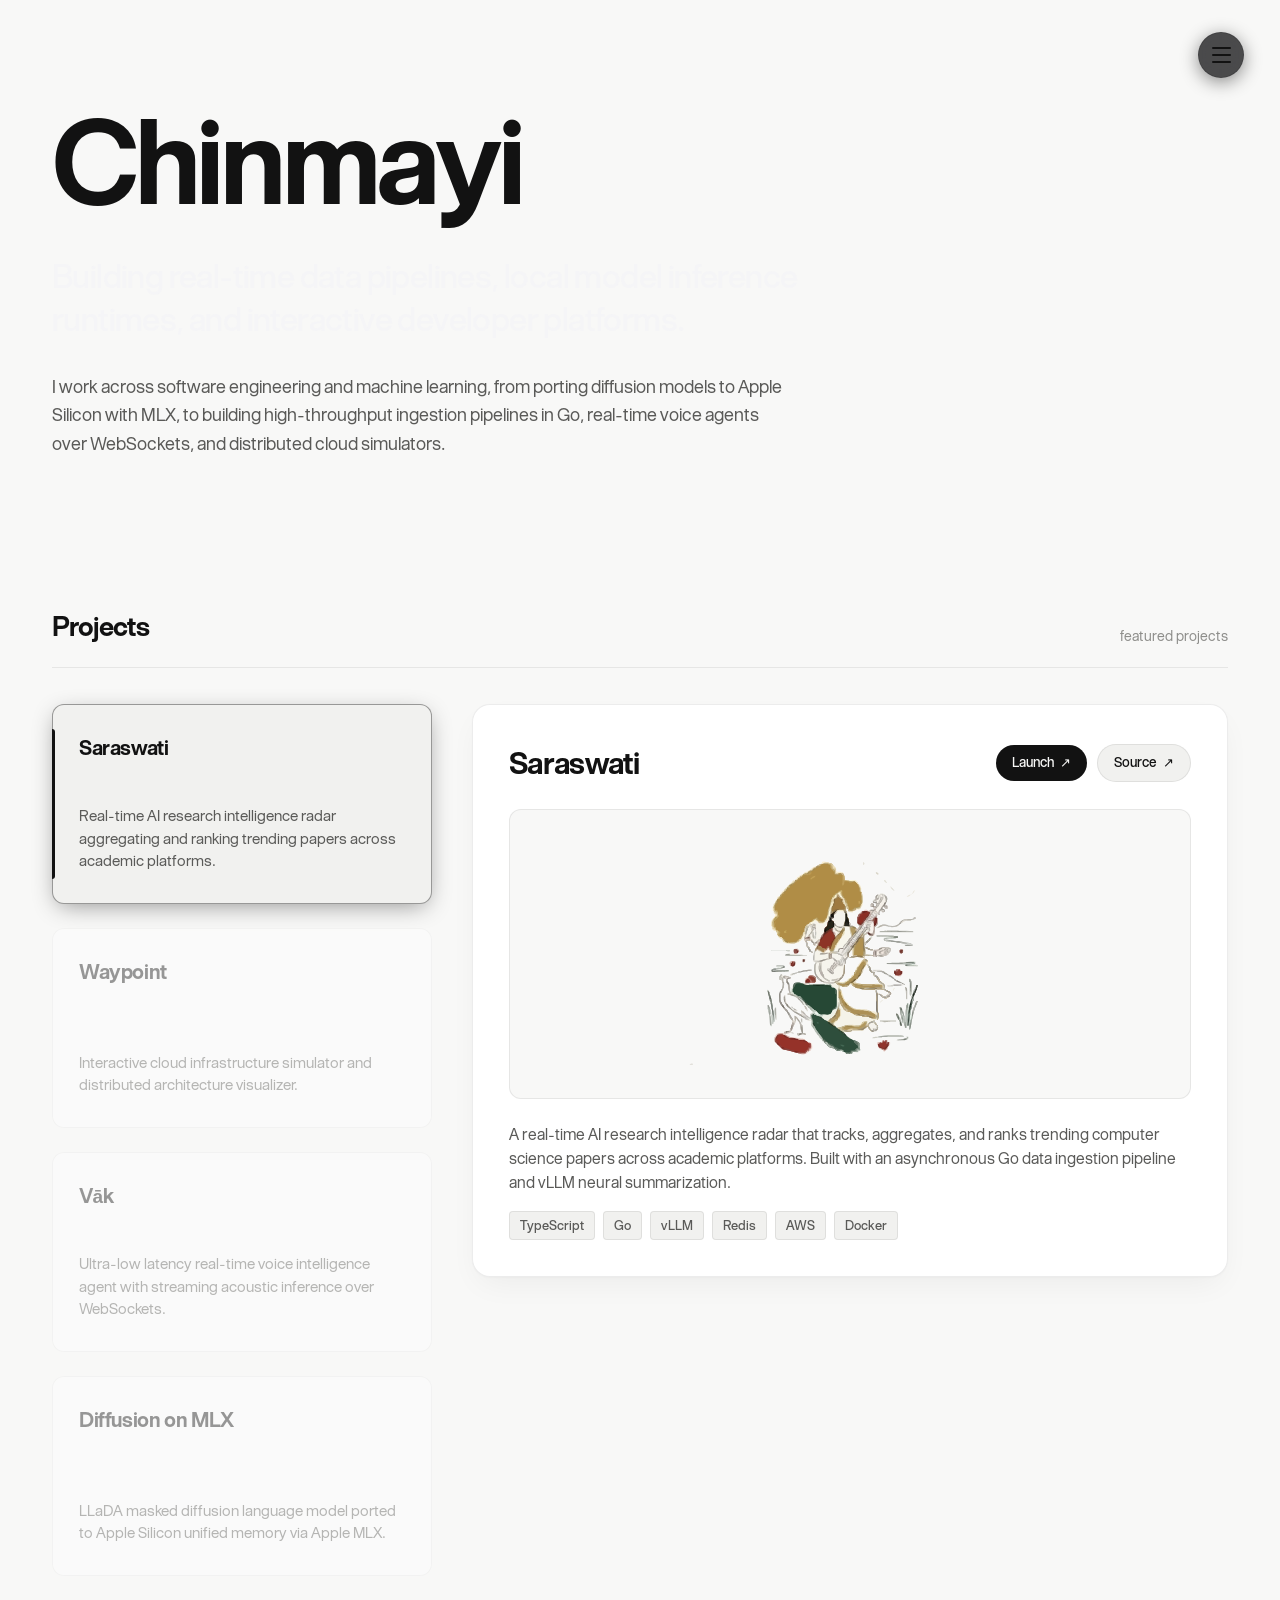
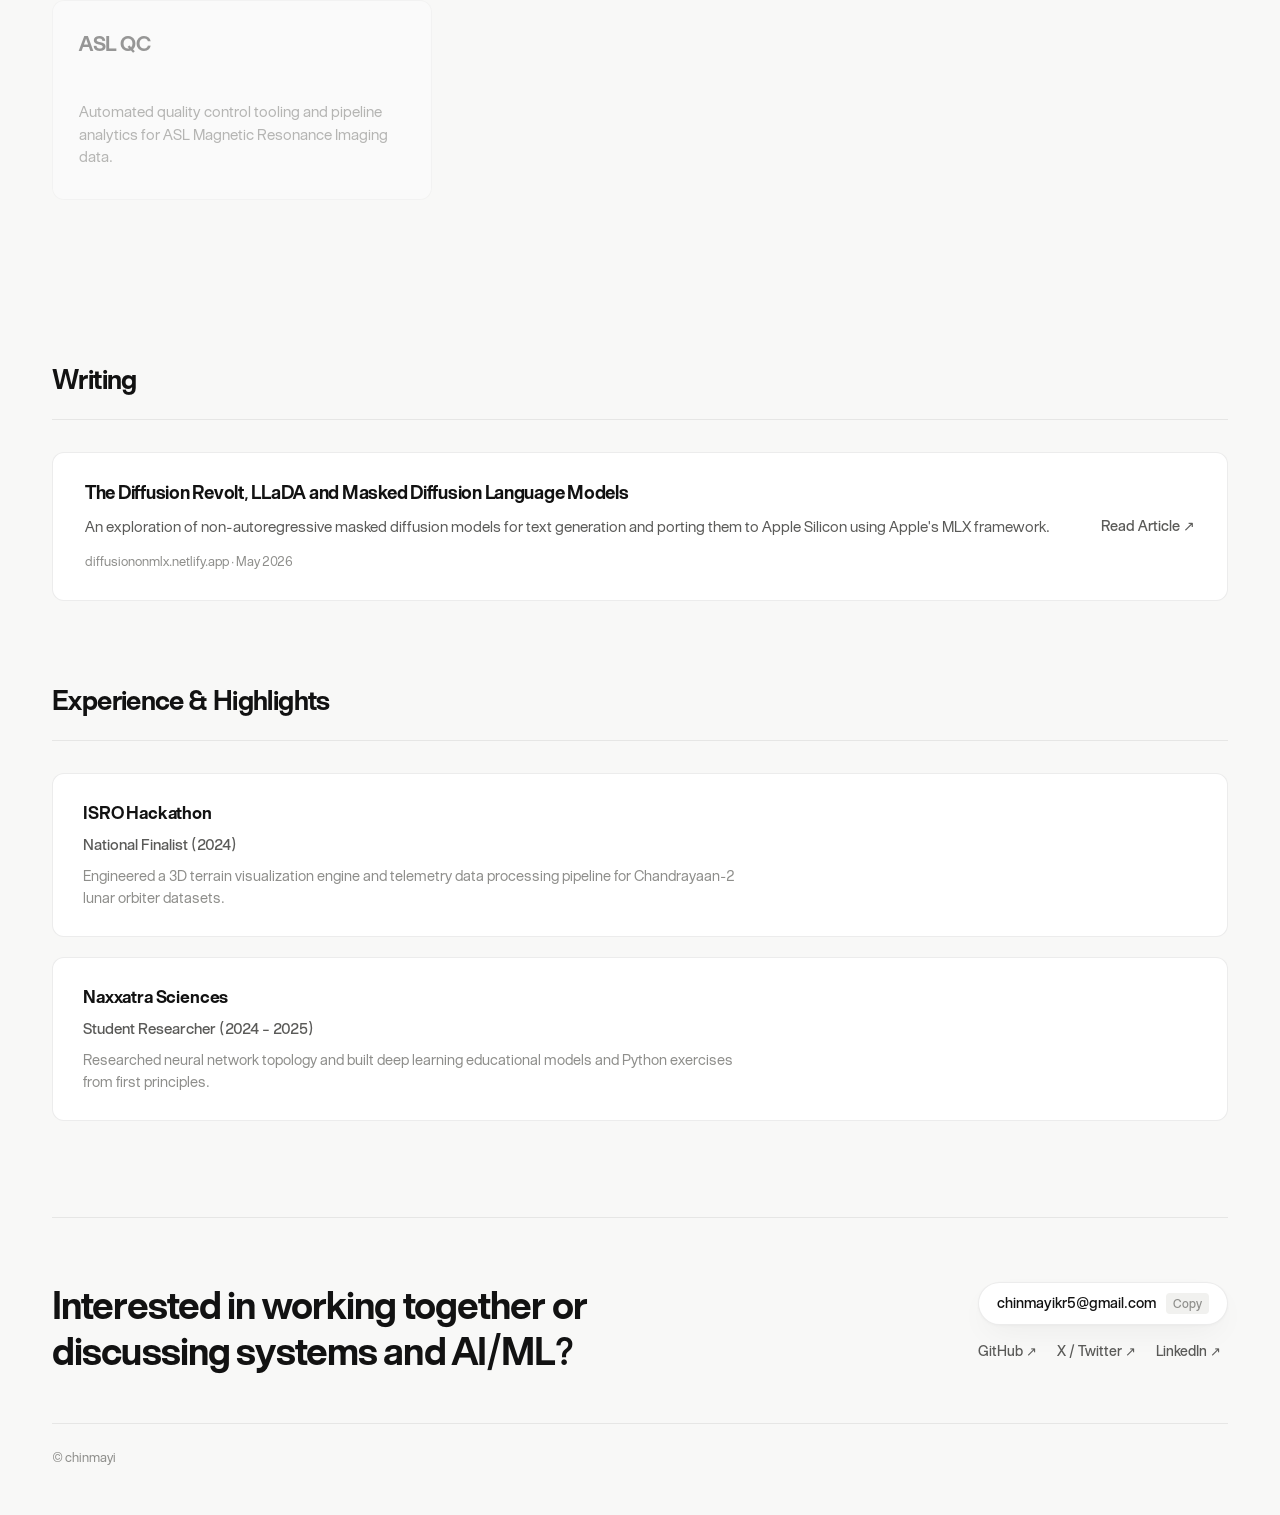
<file: index.html>
<!DOCTYPE html>
<html lang="en">

<head>
  <meta charset="UTF-8">
  <meta name="viewport" content="width=device-width, initial-scale=1.0">
  <title>Chinmayi K R — SDE & AI/ML Engineer</title>
  <meta name="description"
    content="Chinmayi K R. Software Development Engineer & AI/ML Engineer building real-time systems, inference runtimes, and developer tools.">
  <meta name="author" content="Chinmayi K R">
  <link rel="icon"
    href="data:image/svg+xml,<svg xmlns='http://www.w3.org/2000/svg' viewBox='0 0 100 100'><text y='.9em' font-size='90'>✦</text></svg>">

  <!-- Open Graph -->
  <meta property="og:type" content="website">
  <meta property="og:title" content="Chinmayi K R — SDE & AI/ML Engineer">
  <meta property="og:description"
    content="Software Development Engineer & AI/ML Engineer building real-time systems, inference runtimes, and developer tools.">
  <meta name="twitter:card" content="summary_large_image">

  <!-- Preload authentic modern grotesk & display fonts -->
  <link rel="preload" href="/fonts/BT-Grotesk-Regular.woff2" as="font" type="font/woff2" crossorigin>
  <link rel="preload" href="/fonts/BT-Grotesk-Medium.woff2" as="font" type="font/woff2" crossorigin>
  <link rel="preload" href="/fonts/BT-Grotesk-Bold.woff2" as="font" type="font/woff2" crossorigin>
  <link rel="preload" href="/fonts/BT-Glyphius-Bold.woff2" as="font" type="font/woff2" crossorigin>

  <link rel="stylesheet" href="/style.css">
</head>

<body>

  <!-- ── 3-Line Menu Trigger Button (Top Right Corner) ─────────── -->
  <button class="menu-trigger-btn" id="menuToggle" aria-label="Toggle navigation menu" aria-expanded="false"
    aria-controls="menuDropdown">
    <span class="menu-bar"></span>
    <span class="menu-bar"></span>
    <span class="menu-bar"></span>
  </button>

  <!-- Menu Backdrop Scrim -->
  <div class="menu-backdrop" id="menuBackdrop" aria-hidden="true"></div>

  <!-- Concealed Menu Dropdown -->
  <div class="menu-dropdown" id="menuDropdown" role="dialog" aria-modal="true" aria-label="Main navigation menu">
    <nav class="drawer-nav">
      <a href="#projects" class="drawer-nav-item">
        <span class="drawer-nav-label">Projects</span>
        <span class="drawer-nav-arrow" aria-hidden="true">↗</span>
      </a>
      <a href="/blogs" class="drawer-nav-item">
        <span class="drawer-nav-label">Writing</span>
        <span class="drawer-nav-arrow" aria-hidden="true">↗</span>
      </a>
      <a href="#experience" class="drawer-nav-item">
        <span class="drawer-nav-label">Experience</span>
        <span class="drawer-nav-arrow" aria-hidden="true">↗</span>
      </a>
      <a href="#contact" class="drawer-nav-item">
        <span class="drawer-nav-label">Contact</span>
        <span class="drawer-nav-arrow" aria-hidden="true">↗</span>
      </a>
    </nav>
  </div>

  <div class="page-container">

    <!-- ── Hero Section (Direct, clean, no jargon) ────────────────── -->
    <section class="hero-section" aria-label="Introduction">
      <div class="hero-brand-masthead">
        <h1 class="hero-brand-title">Chinmayi</h1>
      </div>

      <p class="hero-statement">
        Building real-time data pipelines, local model inference runtimes, and interactive developer platforms.
      </p>

      <p class="hero-bio-text">
        I work across software engineering and machine learning, from porting diffusion models to Apple Silicon with
        MLX, to building high-throughput ingestion pipelines in Go, real-time voice agents over WebSockets, and
        distributed cloud simulators.
      </p>
    </section>

    <!-- ── Projects Showcase (Scroll-Driven Interactive Deck) ──── -->
    <section id="projects" aria-labelledby="heading-projects">
      <div class="section-header-row">
        <h2 class="section-title" id="heading-projects">Projects</h2>
        <span class="section-aside-link">featured projects</span>
      </div>

      <div class="systems-deck" id="systemsDeck">

        <!-- Left: Project Selector List (Scroll-Driven Triggers) -->
        <div class="deck-index-list" role="tablist" aria-label="Project selection">

          <button class="deck-item-btn active" onclick="handleProjectClick(0)" id="proj-tab-0" data-index="0" role="tab"
            aria-selected="true">
            <h3 class="deck-item-name">Saraswati</h3>
            <p class="deck-item-tagline">
              Real-time AI research intelligence radar aggregating and ranking trending papers across academic
              platforms.
            </p>
          </button>

          <button class="deck-item-btn" onclick="handleProjectClick(1)" id="proj-tab-1" data-index="1" role="tab"
            aria-selected="false">
            <h3 class="deck-item-name">Waypoint</h3>
            <p class="deck-item-tagline">
              Interactive cloud infrastructure simulator and distributed architecture visualizer.
            </p>
          </button>

          <button class="deck-item-btn" onclick="handleProjectClick(2)" id="proj-tab-2" data-index="2" role="tab"
            aria-selected="false">
            <h3 class="deck-item-name">Vāk</h3>
            <p class="deck-item-tagline">
              Ultra-low latency real-time voice intelligence agent with streaming acoustic inference over WebSockets.
            </p>
          </button>

          <button class="deck-item-btn" onclick="handleProjectClick(3)" id="proj-tab-3" data-index="3" role="tab"
            aria-selected="false">
            <h3 class="deck-item-name">Diffusion on MLX</h3>
            <p class="deck-item-tagline">
              LLaDA masked diffusion language model ported to Apple Silicon unified memory via Apple MLX.
            </p>
          </button>

          <button class="deck-item-btn" onclick="handleProjectClick(4)" id="proj-tab-4" data-index="4" role="tab"
            aria-selected="false">
            <h3 class="deck-item-name">ASL QC</h3>
            <p class="deck-item-tagline">
              Automated quality control tooling and pipeline analytics for ASL Magnetic Resonance Imaging data.
            </p>
          </button>

        </div>

        <!-- Right: Viewport Stage -->
        <div class="deck-viewport-stage" id="viewportCard">
          <div class="viewport-head">
            <h3 class="viewport-title" id="viewTitle">Saraswati</h3>
            <div class="viewport-actions">
              <a href="https://d22a5eltm3ki72.cloudfront.net/" target="_blank" rel="noopener" class="btn-pill-primary"
                id="viewLiveBtn">
                <span>Launch</span>
                <span aria-hidden="true">↗</span>
              </a>
              <a href="https://github.com/Chinmayi-KR" target="_blank" rel="noopener" class="btn-pill-secondary"
                id="viewSourceBtn">
                <span>Source</span>
                <span aria-hidden="true">↗</span>
              </a>
            </div>
          </div>

          <div class="viewport-canvas-frame">
            <img src="/sarasvg.svg" alt="Project visual" id="viewImage" loading="eager">
          </div>

          <div class="viewport-footer">
            <p class="viewport-desc" id="viewDesc">
              A real-time AI research intelligence radar that tracks, aggregates, and ranks trending computer science
              papers across academic platforms. Built with an asynchronous Go data ingestion pipeline and vLLM neural
              summarization.
            </p>
            <div class="viewport-stack-pills" id="viewStack">
              <span class="stack-tag-pill">TypeScript</span>
              <span class="stack-tag-pill">Go</span>
              <span class="stack-tag-pill">vLLM</span>
              <span class="stack-tag-pill">Redis</span>
              <span class="stack-tag-pill">AWS</span>
              <span class="stack-tag-pill">Docker</span>
            </div>
          </div>
        </div>

      </div>
    </section>

    <!-- ── Writing (100% Authentic — Only Real Blog Post) ──────────── -->
    <section id="writing" aria-labelledby="heading-writing">
      <div class="section-header-row">
        <h2 class="section-title" id="heading-writing">Writing</h2>
      </div>

      <div class="writing-container">
        <a href="https://diffusiononmlx.netlify.app/" target="_blank" rel="noopener" class="writing-card">
          <div class="writing-info">
            <h3 class="writing-headline">The Diffusion Revolt, LLaDA and Masked Diffusion Language Models</h3>
            <p class="writing-summary">
              An exploration of non-autoregressive masked diffusion models for text generation and porting them to Apple
              Silicon using Apple's MLX framework.
            </p>
            <span class="writing-meta-tag">diffusiononmlx.netlify.app · May 2026</span>
          </div>
          <span class="writing-arrow-btn">Read Article ↗</span>
        </a>
      </div>
    </section>

    <!-- ── Experience (Verified Milestones, No Jargon) ────────────── -->
    <section id="experience" aria-labelledby="heading-exp">
      <div class="section-header-row">
        <h2 class="section-title" id="heading-exp">Experience &amp; Highlights</h2>
      </div>

      <div class="experience-list">
        <div class="experience-item">
          <div class="experience-content">
            <h3 class="experience-org">ISRO Hackathon</h3>
            <p class="experience-role">National Finalist (2024)</p>
            <p class="experience-desc">
              Engineered a 3D terrain visualization engine and telemetry data processing pipeline for Chandrayaan-2
              lunar orbiter datasets.
            </p>
          </div>
        </div>

        <div class="experience-item">
          <div class="experience-content">
            <h3 class="experience-org">Naxxatra Sciences</h3>
            <p class="experience-role">Student Researcher (2024 – 2025)</p>
            <p class="experience-desc">
              Researched neural network topology and built deep learning educational models and Python exercises from
              first principles.
            </p>
          </div>
        </div>
      </div>
    </section>

    <!-- ── Minimal Footer / Contact ────────────────────────────────── -->
    <footer class="footer-shell" id="contact" role="contentinfo">
      <div class="footer-top">
        <h2 class="footer-heading">
          Interested in working together or discussing systems and AI/ML?
        </h2>

        <div class="footer-contact-actions">
          <button class="copy-email-card" onclick="copyEmail('chinmayikr5@gmail.com', this)">
            <span class="copy-email-text">chinmayikr5@gmail.com</span>
            <span class="copy-email-badge">Copy</span>
          </button>

          <nav class="footer-socials" aria-label="External profiles">
            <a href="https://github.com/rizzler13" target="_blank" rel="noopener">GitHub ↗</a>
            <a href="https://x.com/realrizzler13" target="_blank" rel="noopener">X / Twitter ↗</a>
            <a href="https://www.linkedin.com/in/chinmayi-kr" target="_blank" rel="noopener">LinkedIn ↗</a>
          </nav>
        </div>
      </div>

      <div class="footer-bottom">
        <span>© chinmayi</span>
      </div>
    </footer>

  </div>

  <!-- Toast Notification -->
  <div class="toast-notice" id="toastNotice" role="status" aria-live="polite">
    Copied to clipboard
  </div>

  <!-- ── Interactive Client Script ──────────────────────────────── -->
  <script>
    const projects = [
      {
        title: "Saraswati",
        desc: "A real-time AI research intelligence radar that tracks, aggregates, and ranks trending computer science papers across academic platforms. Built with an asynchronous Go data ingestion pipeline and vLLM neural summarization.",
        image: "/sarasvg.svg",
        stack: ["TypeScript", "Go", "vLLM", "Redis", "AWS", "Docker"],
        live: "https://d22a5eltm3ki72.cloudfront.net/",
        source: "https://github.com/rizzler13/saraswati"
      },
      {
        title: "Waypoint",
        desc: "Interactive cloud infrastructure simulator and learning platform. Walk through a live-evolving architectural diagram simulating distributed topologies, traffic surges, and failover states.",
        image: "/cloudsvg.svg",
        stack: ["Next.js", "React Flow", "MDX", "TailwindCSS"],
        live: "https://d30924xgb9fh2u.cloudfront.net/",
        source: "https://github.com/rizzler13/waypoint"
      },
      {
        title: "Vāk",
        desc: "An ultra-low latency real-time voice intelligence agent designed to guide structured discussions and keep dialogue focused, featuring streaming acoustic inference over WebSockets.",
        image: "/vaksvg.svg",
        stack: ["Python", "WebSockets", "Streaming Audio"],
        live: "https://d3bxrzk8mr4zou.cloudfront.net/",
        source: "https://github.com/rizzler13/vak"
      },
      {
        title: "Diffusion on MLX",
        desc: "Port of the LLaDA masked diffusion language model to Apple Silicon unified memory architecture via Apple MLX. Achieves hardware-optimized local generation without PyTorch runtime overhead by exploiting native unified memory bandwidth.",
        image: "/domsvg.svg",
        stack: ["Python", "Apple MLX", "Diffusion Transformers", "Metal"],
        live: "https://github.com/rizzler13/mlx-d",
        source: "https://github.com/rizzler13/mlx-d"
      },
      {
        title: "ASL QC",
        desc: "Automated quality control tooling and pipeline analytics for Arterial Spin Labeling (ASL) Magnetic Resonance Imaging data in neurological research.",
        image: "/mrisvg.svg",
        stack: ["Python", "NumPy", "Signal Processing"],
        live: "https://github.com/rizzler13/asl-qc",
        source: "https://github.com/rizzler13/asl-qc"
      }
    ];

    let currentProjectIndex = 0;
    let isManualClick = false;
    let manualClickTimeout = null;
    let isTicking = false;

    function selectProject(index, animate = true) {
      if (index < 0 || index >= projects.length) return;
      if (index === currentProjectIndex && !animate) return;
      currentProjectIndex = index;
      const p = projects[index];

      // Update tabs
      for (let i = 0; i < projects.length; i++) {
        const tab = document.getElementById(`proj-tab-${i}`);
        if (tab) {
          const isActive = (i === index);
          tab.classList.toggle("active", isActive);
          tab.setAttribute("aria-selected", isActive ? "true" : "false");
        }
      }

      // Update viewport stage with smooth content crossfade
      const stage = document.getElementById("viewportCard");
      if (animate && stage) {
        stage.classList.add("switching");
      }

      setTimeout(() => {
        const elTitle = document.getElementById("viewTitle");
        const elDesc = document.getElementById("viewDesc");
        const elImg = document.getElementById("viewImage");
        const elLive = document.getElementById("viewLiveBtn");
        const elSource = document.getElementById("viewSourceBtn");
        const elStack = document.getElementById("viewStack");

        if (elTitle) elTitle.textContent = p.title;
        if (elDesc) elDesc.textContent = p.desc;
        if (elImg) {
          elImg.src = p.image;
          elImg.alt = `${p.title} visual`;
        }
        if (elLive) elLive.href = p.live;
        if (elSource) elSource.href = p.source;
        if (elStack) {
          elStack.innerHTML = p.stack.map(s => `<span class="stack-tag-pill">${s}</span>`).join("");
        }

        if (animate && stage) {
          setTimeout(() => {
            stage.classList.remove("switching");
          }, 30);
        }
      }, animate ? 120 : 0);
    }

    function handleProjectClick(index) {
      if (index === currentProjectIndex) return;
      isManualClick = true;
      selectProject(index, true);

      const tab = document.getElementById(`proj-tab-${index}`);
      if (tab) {
        if (window.innerWidth > 960) {
          const rect = tab.getBoundingClientRect();
          const targetScrollY = window.scrollY + rect.top - (window.innerHeight * 0.44 - rect.height / 2);
          window.scrollTo({ top: targetScrollY, behavior: 'smooth' });
        } else {
          tab.scrollIntoView({ behavior: 'smooth', block: 'nearest', inline: 'center' });
        }
      }

      clearTimeout(manualClickTimeout);
      manualClickTimeout = setTimeout(() => {
        isManualClick = false;
      }, 700);
    }

    // Cancel manual click lock immediately if the user touches the wheel or screen
    window.addEventListener("wheel", () => {
      if (isManualClick) isManualClick = false;
    }, { passive: true });

    window.addEventListener("touchstart", () => {
      if (isManualClick) isManualClick = false;
    }, { passive: true });

    // ── Deterministic, Jitter-Free Scroll-Spy ───────────────────────
    // Linear progression: tracks project closest to focal line; stops at last project.
    function evaluateScroll() {
      if (isManualClick || window.innerWidth <= 960) return;

      const deck = document.getElementById("projects");
      if (!deck) return;
      const deckRect = deck.getBoundingClientRect();

      // Only check if project deck is near or within view
      if (deckRect.bottom < 0 || deckRect.top > window.innerHeight) return;

      const focalY = window.innerHeight * 0.44;
      const cards = document.querySelectorAll(".deck-item-btn");

      let closestIndex = -1;
      let minDistance = Infinity;

      cards.forEach((card, idx) => {
        const rect = card.getBoundingClientRect();
        const cardCenter = rect.top + rect.height / 2;
        const distance = Math.abs(cardCenter - focalY);
        if (distance < minDistance) {
          minDistance = distance;
          closestIndex = idx;
        }
      });

      if (closestIndex !== -1 && closestIndex !== currentProjectIndex) {
        selectProject(closestIndex, true);
      }
    }

    window.addEventListener("scroll", () => {
      if (!isTicking) {
        window.requestAnimationFrame(() => {
          evaluateScroll();
          isTicking = false;
        });
        isTicking = true;
      }
    }, { passive: true });

    // Initial evaluation on load
    window.addEventListener("DOMContentLoaded", () => {
      evaluateScroll();
    });

    // ── 3-Line Menu Interaction ─────────────────────────────────────
    const menuToggle = document.getElementById("menuToggle");
    const menuDropdown = document.getElementById("menuDropdown");
    const menuBackdrop = document.getElementById("menuBackdrop");

    function openMenu() {
      if (!menuToggle || !menuDropdown) return;
      menuToggle.classList.add("open");
      menuToggle.setAttribute("aria-expanded", "true");
      menuDropdown.classList.add("visible");
      if (menuBackdrop) menuBackdrop.classList.add("visible");
    }

    function closeMenu() {
      if (!menuToggle || !menuDropdown) return;
      menuToggle.classList.remove("open");
      menuToggle.setAttribute("aria-expanded", "false");
      menuDropdown.classList.remove("visible");
      if (menuBackdrop) menuBackdrop.classList.remove("visible");
    }

    if (menuToggle) {
      menuToggle.addEventListener("click", () => {
        const isOpen = menuToggle.classList.contains("open");
        if (isOpen) closeMenu();
        else openMenu();
      });
    }

    if (menuBackdrop) {
      menuBackdrop.addEventListener("click", closeMenu);
    }

    document.addEventListener("keydown", (e) => {
      if (e.key === "Escape") closeMenu();
    });

    document.querySelectorAll(".drawer-nav-item").forEach(item => {
      item.addEventListener("click", () => {
        closeMenu();
      });
    });

    // Copy Email Toast
    function copyEmail(text, triggerEl) {
      navigator.clipboard.writeText(text).then(() => {
        const toast = document.getElementById("toastNotice");
        toast.textContent = `Copied ${text} to clipboard`;
        toast.classList.add("visible");
        setTimeout(() => {
          toast.classList.remove("visible");
        }, 2200);
      }).catch(() => {
        window.location.href = `mailto:${text}`;
      });
    }
  </script>
</body>

</html>
</file>
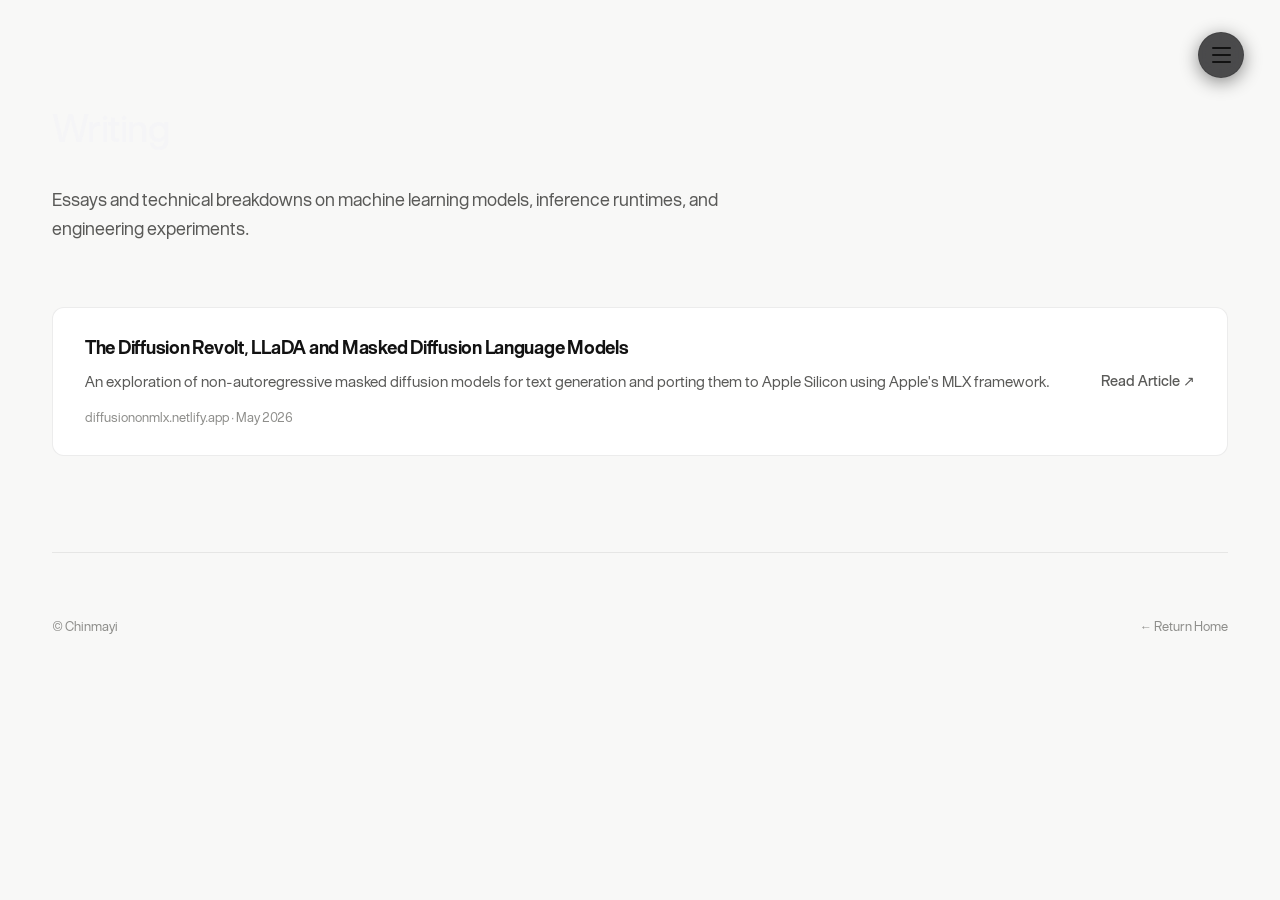
<file: blogs/index.html>
<!DOCTYPE html>
<html lang="en">

<head>
  <meta charset="UTF-8">
  <meta name="viewport" content="width=device-width, initial-scale=1.0">
  <title>Writing — Chinmayi K R</title>
  <meta name="description" content="Technical writing by Chinmayi K R.">
  <link rel="icon"
    href="data:image/svg+xml,<svg xmlns='http://www.w3.org/2000/svg' viewBox='0 0 100 100'><text y='.9em' font-size='90'>✦</text></svg>">

  <!-- Preload authentic modern grotesk & display fonts -->
  <link rel="preload" href="/fonts/BT-Grotesk-Regular.woff2" as="font" type="font/woff2" crossorigin>
  <link rel="preload" href="/fonts/BT-Grotesk-Medium.woff2" as="font" type="font/woff2" crossorigin>
  <link rel="preload" href="/fonts/BT-Grotesk-Bold.woff2" as="font" type="font/woff2" crossorigin>
  <link rel="preload" href="/fonts/BT-Glyphius-Bold.woff2" as="font" type="font/woff2" crossorigin>

  <link rel="stylesheet" href="/style.css">
</head>

<body>

  <!-- ── 3-Line Menu Trigger Button (Top Right Corner) ─────────── -->
  <button class="menu-trigger-btn" id="menuToggle" aria-label="Toggle navigation menu" aria-expanded="false"
    aria-controls="menuDropdown">
    <span class="menu-bar"></span>
    <span class="menu-bar"></span>
    <span class="menu-bar"></span>
  </button>

  <!-- Menu Backdrop Scrim -->
  <div class="menu-backdrop" id="menuBackdrop" aria-hidden="true"></div>

  <!-- Concealed Menu Dropdown -->
  <div class="menu-dropdown" id="menuDropdown" role="dialog" aria-modal="true" aria-label="Main navigation menu">
    <nav class="drawer-nav">
      <a href="/" class="drawer-nav-item">
        <span class="drawer-nav-label">Home</span>
        <span class="drawer-nav-arrow" aria-hidden="true">↗</span>
      </a>
      <a href="/projects" class="drawer-nav-item">
        <span class="drawer-nav-label">Projects</span>
        <span class="drawer-nav-arrow" aria-hidden="true">↗</span>
      </a>
      <a href="/blogs" class="drawer-nav-item active">
        <span class="drawer-nav-label">Writing</span>
        <span class="drawer-nav-arrow" aria-hidden="true">↗</span>
      </a>
      <a href="/#experience" class="drawer-nav-item">
        <span class="drawer-nav-label">Experience</span>
        <span class="drawer-nav-arrow" aria-hidden="true">↗</span>
      </a>
      <a href="/#contact" class="drawer-nav-item">
        <span class="drawer-nav-label">Contact</span>
        <span class="drawer-nav-arrow" aria-hidden="true">↗</span>
      </a>
    </nav>
  </div>

  <div class="page-container">

    <div class="hero-section" style="padding-bottom: 32px;">
      <h1 class="hero-statement" style="font-size: 2.2rem;">
        Writing
      </h1>
      <p class="hero-bio-text">
        Essays and technical breakdowns on machine learning models, inference runtimes, and engineering experiments.
      </p>
    </div>

    <div class="writing-container">
      <a href="https://diffusiononmlx.netlify.app/" target="_blank" rel="noopener" class="writing-card">
        <div class="writing-info">
          <h2 class="writing-headline">The Diffusion Revolt, LLaDA and Masked Diffusion Language Models</h2>
          <p class="writing-summary">
            An exploration of non-autoregressive masked diffusion models for text generation and porting them to Apple
            Silicon using Apple's MLX framework.
          </p>
          <span class="writing-meta-tag">diffusiononmlx.netlify.app · May 2026</span>
        </div>
        <span class="writing-arrow-btn">Read Article ↗</span>
      </a>
    </div>

    <!-- Minimal Footer -->
    <footer class="footer-shell" role="contentinfo">
      <div class="footer-bottom" style="border: none; padding: 0;">
        <span>© Chinmayi</span>
        <span><a href="/">← Return Home</a></span>
      </div>
    </footer>

  </div>

  <div class="toast-notice" id="toastNotice" role="status" aria-live="polite">
    Copied to clipboard
  </div>

  <script>
    // ── 3-Line Menu Interaction ─────────────────────────────────────
    const menuToggle = document.getElementById("menuToggle");
    const menuDropdown = document.getElementById("menuDropdown");
    const menuBackdrop = document.getElementById("menuBackdrop");

    function openMenu() {
      if (!menuToggle || !menuDropdown) return;
      menuToggle.classList.add("open");
      menuToggle.setAttribute("aria-expanded", "true");
      menuDropdown.classList.add("visible");
      if (menuBackdrop) menuBackdrop.classList.add("visible");
    }

    function closeMenu() {
      if (!menuToggle || !menuDropdown) return;
      menuToggle.classList.remove("open");
      menuToggle.setAttribute("aria-expanded", "false");
      menuDropdown.classList.remove("visible");
      if (menuBackdrop) menuBackdrop.classList.remove("visible");
    }

    if (menuToggle) {
      menuToggle.addEventListener("click", () => {
        const isOpen = menuToggle.classList.contains("open");
        if (isOpen) closeMenu();
        else openMenu();
      });
    }

    if (menuBackdrop) {
      menuBackdrop.addEventListener("click", closeMenu);
    }

    document.addEventListener("keydown", (e) => {
      if (e.key === "Escape") closeMenu();
    });

    document.querySelectorAll(".drawer-nav-item").forEach(item => {
      item.addEventListener("click", () => {
        closeMenu();
      });
    });

    function copyEmail(text, triggerEl) {
      navigator.clipboard.writeText(text).then(() => {
        const toast = document.getElementById("toastNotice");
        toast.textContent = `Copied ${text} to clipboard`;
        toast.classList.add("visible");
        setTimeout(() => toast.classList.remove("visible"), 2200);
      }).catch(() => {
        window.location.href = `mailto:${text}`;
      });
    }
  </script>
</body>

</html>
</file>
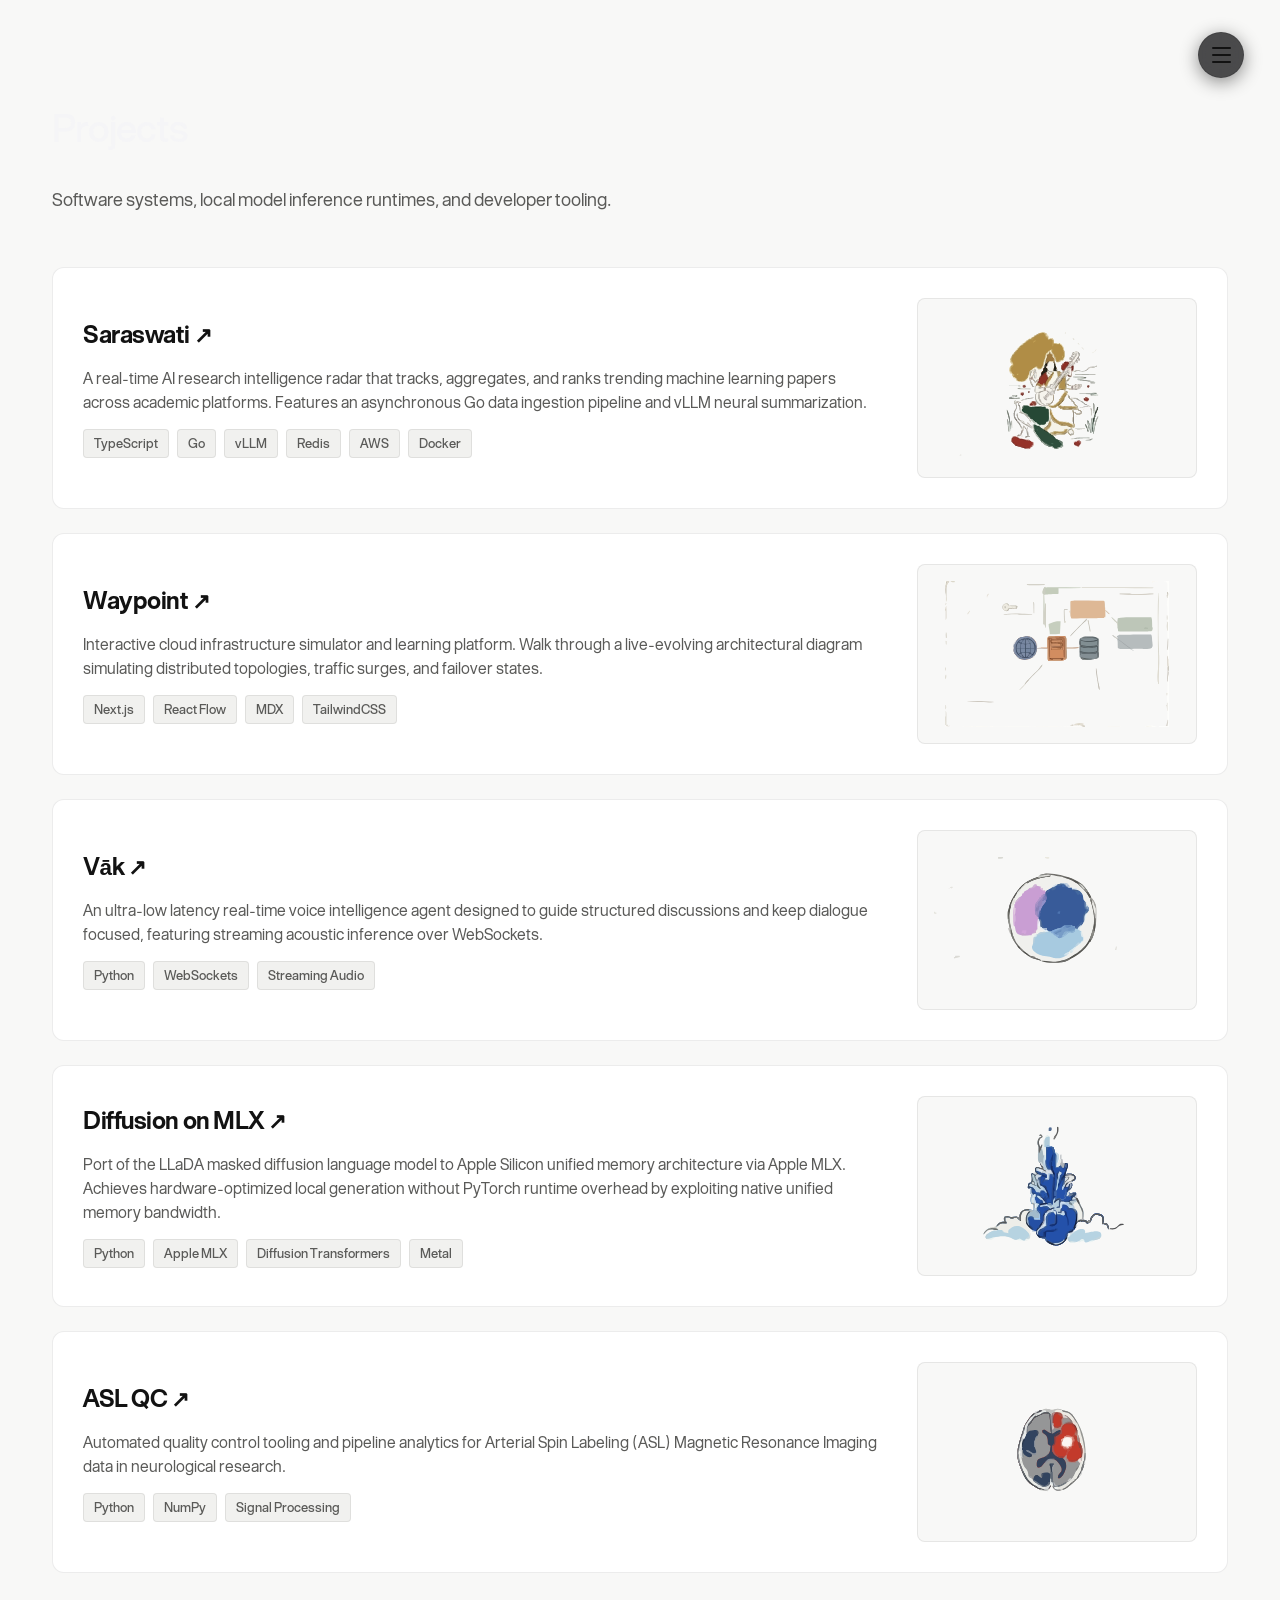
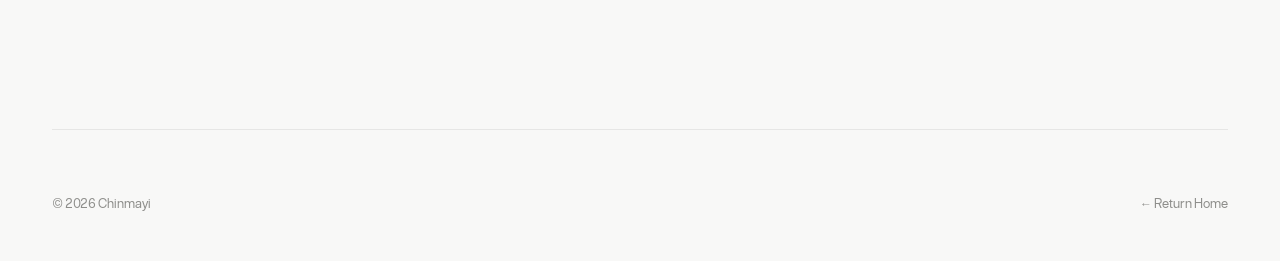
<file: projects/index.html>
<!DOCTYPE html>
<html lang="en">

<head>
  <meta charset="UTF-8">
  <meta name="viewport" content="width=device-width, initial-scale=1.0">
  <title>Projects — Chinmayi K R</title>
  <meta name="description" content="Projects by Chinmayi K R. Software Development Engineer & AI/ML Engineer.">
  <link rel="icon"
    href="data:image/svg+xml,<svg xmlns='http://www.w3.org/2000/svg' viewBox='0 0 100 100'><text y='.9em' font-size='90'>✦</text></svg>">

  <!-- Preload authentic modern grotesk & display fonts -->
  <link rel="preload" href="/fonts/BT-Grotesk-Regular.woff2" as="font" type="font/woff2" crossorigin>
  <link rel="preload" href="/fonts/BT-Grotesk-Medium.woff2" as="font" type="font/woff2" crossorigin>
  <link rel="preload" href="/fonts/BT-Grotesk-Bold.woff2" as="font" type="font/woff2" crossorigin>
  <link rel="preload" href="/fonts/BT-Glyphius-Bold.woff2" as="font" type="font/woff2" crossorigin>

  <link rel="stylesheet" href="/style.css">
</head>

<body>

  <!-- ── 3-Line Menu Trigger Button (Top Right Corner) ─────────── -->
  <button class="menu-trigger-btn" id="menuToggle" aria-label="Toggle navigation menu" aria-expanded="false"
    aria-controls="menuDropdown">
    <span class="menu-bar"></span>
    <span class="menu-bar"></span>
    <span class="menu-bar"></span>
  </button>

  <!-- Menu Backdrop Scrim -->
  <div class="menu-backdrop" id="menuBackdrop" aria-hidden="true"></div>

  <!-- Concealed Menu Dropdown -->
  <div class="menu-dropdown" id="menuDropdown" role="dialog" aria-modal="true" aria-label="Main navigation menu">
    <nav class="drawer-nav">
      <a href="/" class="drawer-nav-item">
        <span class="drawer-nav-label">Home</span>
        <span class="drawer-nav-arrow" aria-hidden="true">↗</span>
      </a>
      <a href="/projects" class="drawer-nav-item active">
        <span class="drawer-nav-label">Projects</span>
        <span class="drawer-nav-arrow" aria-hidden="true">↗</span>
      </a>
      <a href="/blogs" class="drawer-nav-item">
        <span class="drawer-nav-label">Writing</span>
        <span class="drawer-nav-arrow" aria-hidden="true">↗</span>
      </a>
      <a href="/#experience" class="drawer-nav-item">
        <span class="drawer-nav-label">Experience</span>
        <span class="drawer-nav-arrow" aria-hidden="true">↗</span>
      </a>
      <a href="/#contact" class="drawer-nav-item">
        <span class="drawer-nav-label">Contact</span>
        <span class="drawer-nav-arrow" aria-hidden="true">↗</span>
      </a>
    </nav>
  </div>

  <div class="page-container">

    <div class="hero-section" style="padding-bottom: 32px;">
      <h1 class="hero-statement" style="font-size: 2.2rem;">
        Projects
      </h1>
      <p class="hero-bio-text">
        Software systems, local model inference runtimes, and developer tooling.
      </p>
    </div>

    <div class="archive-project-list">

      <!-- Saraswati -->
      <article class="archive-card">
        <div class="archive-card-details">
          <h2 class="archive-card-title">
            <a href="https://d22a5eltm3ki72.cloudfront.net/" target="_blank" rel="noopener">Saraswati ↗</a>
          </h2>
          <p class="archive-card-desc">
            A real-time AI research intelligence radar that tracks, aggregates, and ranks trending machine learning
            papers across academic platforms. Features an asynchronous Go data ingestion pipeline and vLLM neural
            summarization.
          </p>
          <div class="viewport-stack-pills">
            <span class="stack-tag-pill">TypeScript</span>
            <span class="stack-tag-pill">Go</span>
            <span class="stack-tag-pill">vLLM</span>
            <span class="stack-tag-pill">Redis</span>
            <span class="stack-tag-pill">AWS</span>
            <span class="stack-tag-pill">Docker</span>
          </div>
        </div>
        <div class="archive-card-preview">
          <img src="/sarasvg.svg" alt="Saraswati architecture diagram" loading="lazy">
        </div>
      </article>

      <!-- Waypoint -->
      <article class="archive-card">
        <div class="archive-card-details">
          <h2 class="archive-card-title">
            <a href="https://d30924xgb9fh2u.cloudfront.net/" target="_blank" rel="noopener">Waypoint ↗</a>
          </h2>
          <p class="archive-card-desc">
            Interactive cloud infrastructure simulator and learning platform. Walk through a live-evolving architectural
            diagram simulating distributed topologies, traffic surges, and failover states.
          </p>
          <div class="viewport-stack-pills">
            <span class="stack-tag-pill">Next.js</span>
            <span class="stack-tag-pill">React Flow</span>
            <span class="stack-tag-pill">MDX</span>
            <span class="stack-tag-pill">TailwindCSS</span>
          </div>
        </div>
        <div class="archive-card-preview">
          <img src="/cloudsvg.svg" alt="Waypoint architecture diagram" loading="lazy">
        </div>
      </article>

      <!-- Vāk -->
      <article class="archive-card">
        <div class="archive-card-details">
          <h2 class="archive-card-title">
            <a href="https://d3bxrzk8mr4zou.cloudfront.net/" target="_blank" rel="noopener">Vāk ↗</a>
          </h2>
          <p class="archive-card-desc">
            An ultra-low latency real-time voice intelligence agent designed to guide structured discussions and keep
            dialogue focused, featuring streaming acoustic inference over WebSockets.
          </p>
          <div class="viewport-stack-pills">
            <span class="stack-tag-pill">Python</span>
            <span class="stack-tag-pill">WebSockets</span>
            <span class="stack-tag-pill">Streaming Audio</span>
          </div>
        </div>
        <div class="archive-card-preview">
          <img src="/vaksvg.svg" alt="Vāk diagram" loading="lazy">
        </div>
      </article>

      <!-- Diffusion on MLX -->
      <article class="archive-card">
        <div class="archive-card-details">
          <h2 class="archive-card-title">
            <a href="https://github.com/rizzler13/mlx-d" target="_blank" rel="noopener">Diffusion on MLX ↗</a>
          </h2>
          <p class="archive-card-desc">
            Port of the LLaDA masked diffusion language model to Apple Silicon unified memory architecture via Apple
            MLX. Achieves hardware-optimized local generation without PyTorch runtime overhead by exploiting native
            unified memory bandwidth.
          </p>
          <div class="viewport-stack-pills">
            <span class="stack-tag-pill">Python</span>
            <span class="stack-tag-pill">Apple MLX</span>
            <span class="stack-tag-pill">Diffusion Transformers</span>
            <span class="stack-tag-pill">Metal</span>
          </div>
        </div>
        <div class="archive-card-preview">
          <img src="/domsvg.svg" alt="Diffusion on MLX diagram" loading="lazy">
        </div>
      </article>

      <!-- ASL QC -->
      <article class="archive-card">
        <div class="archive-card-details">
          <h2 class="archive-card-title">
            <a href="https://github.com/rizzler13/asl-qc" target="_blank" rel="noopener">ASL QC ↗</a>
          </h2>
          <p class="archive-card-desc">
            Automated quality control tooling and pipeline analytics for Arterial Spin Labeling (ASL) Magnetic Resonance
            Imaging data in neurological research.
          </p>
          <div class="viewport-stack-pills">
            <span class="stack-tag-pill">Python</span>
            <span class="stack-tag-pill">NumPy</span>
            <span class="stack-tag-pill">Signal Processing</span>
          </div>
        </div>
        <div class="archive-card-preview">
          <img src="/mrisvg.svg" alt="ASL QC diagram" loading="lazy">
        </div>
      </article>

    </div>

    <!-- Minimal Footer -->
    <footer class="footer-shell" role="contentinfo">
      <div class="footer-bottom" style="border: none; padding: 0;">
        <span>© 2026 Chinmayi</span>
        <span><a href="/">← Return Home</a></span>
      </div>
    </footer>

  </div>

  <div class="toast-notice" id="toastNotice" role="status" aria-live="polite">
    Copied to clipboard
  </div>

  <script>
    // ── 3-Line Menu Interaction ─────────────────────────────────────
    const menuToggle = document.getElementById("menuToggle");
    const menuDropdown = document.getElementById("menuDropdown");
    const menuBackdrop = document.getElementById("menuBackdrop");

    function openMenu() {
      if (!menuToggle || !menuDropdown) return;
      menuToggle.classList.add("open");
      menuToggle.setAttribute("aria-expanded", "true");
      menuDropdown.classList.add("visible");
      if (menuBackdrop) menuBackdrop.classList.add("visible");
    }

    function closeMenu() {
      if (!menuToggle || !menuDropdown) return;
      menuToggle.classList.remove("open");
      menuToggle.setAttribute("aria-expanded", "false");
      menuDropdown.classList.remove("visible");
      if (menuBackdrop) menuBackdrop.classList.remove("visible");
    }

    if (menuToggle) {
      menuToggle.addEventListener("click", () => {
        const isOpen = menuToggle.classList.contains("open");
        if (isOpen) closeMenu();
        else openMenu();
      });
    }

    if (menuBackdrop) {
      menuBackdrop.addEventListener("click", closeMenu);
    }

    document.addEventListener("keydown", (e) => {
      if (e.key === "Escape") closeMenu();
    });

    document.querySelectorAll(".drawer-nav-item").forEach(item => {
      item.addEventListener("click", () => {
        closeMenu();
      });
    });

    function copyEmail(text, triggerEl) {
      navigator.clipboard.writeText(text).then(() => {
        const toast = document.getElementById("toastNotice");
        toast.textContent = `Copied ${text} to clipboard`;
        toast.classList.add("visible");
        setTimeout(() => toast.classList.remove("visible"), 2200);
      }).catch(() => {
        window.location.href = `mailto:${text}`;
      });
    }
  </script>
</body>

</html>
</file>
<file: style.css>
/* ═════════════════════════════════════════════════════════════════════
   CHINMAYI K R — REFINED EDITORIAL DESIGN SYSTEM
   SDE · AI/ML Engineer
   Crisp, understated, zero-jargon Swiss Grotesk aesthetics.
   ═════════════════════════════════════════════════════════════════════ */

/* ── Authentic Modern Grotesk & Editorial Display Fonts ───────── */
@font-face {
  font-family: 'BT Grotesk';
  src: url('/fonts/BT-Grotesk-Regular.woff2') format('woff2');
  font-weight: 400;
  font-style: normal;
  font-display: swap;
}

@font-face {
  font-family: 'BT Grotesk';
  src: url('/fonts/BT-Grotesk-Medium.woff2') format('woff2');
  font-weight: 500;
  font-style: normal;
  font-display: swap;
}

@font-face {
  font-family: 'BT Grotesk';
  src: url('/fonts/BT-Grotesk-Bold.woff2') format('woff2');
  font-weight: 700;
  font-style: normal;
  font-display: swap;
}

@font-face {
  font-family: 'BT Glyphius';
  src: url('/fonts/BT-Glyphius-Regular.woff2') format('woff2');
  font-weight: 400;
  font-style: normal;
  font-display: swap;
}

@font-face {
  font-family: 'BT Glyphius';
  src: url('/fonts/BT-Glyphius-Bold.woff2') format('woff2');
  font-weight: 700;
  font-style: normal;
  font-display: swap;
}

@font-face {
  font-family: 'BT Glyphius Bold';
  src: url('/fonts/BT-Glyphius-Bold.woff2') format('woff2');
  font-weight: 700;
  font-style: normal;
  font-display: swap;
}

@font-face {
  font-family: 'F37 Bolton';
  src: url('/fonts/F37-Bolton-Regular.woff2') format('woff2');
  font-weight: 400;
  font-style: normal;
  font-display: swap;
}

@font-face {
  font-family: 'PP Talisman';
  src: url('/fonts/PPTalisman.woff2') format('woff2');
  font-weight: 400;
  font-style: normal;
  font-display: swap;
}

/* ── Design Tokens & Variables (Dark-first high-contrast) ───────── */
:root {
  --bg-page: #0a0a0c;
  --bg-surface: #131316;
  --bg-subtle: #1a1a1f;
  --bg-hover: #222228;
  
  --ink-primary: #f4f4f6;
  --ink-secondary: #9e9ea6;
  --ink-tertiary: #6b6b75;
  --ink-dim: #44444c;
  
  --border-hairline: rgba(255, 255, 255, 0.08);
  --border-medium: rgba(255, 255, 255, 0.16);
  --border-focus: rgba(255, 255, 255, 0.32);
  
  --accent-dot: #10b981;
  --accent-pill-bg: rgba(255, 255, 255, 0.06);
  --accent-pill-border: rgba(255, 255, 255, 0.12);

  --font-sans: 'BT Grotesk', -apple-system, BlinkMacSystemFont, 'Inter', 'Segoe UI', Roboto, sans-serif;
  --font-brand: 'BT Grotesk', -apple-system, BlinkMacSystemFont, 'Inter', 'Segoe UI', Roboto, sans-serif;
  
  --radius-xs: 4px;
  --radius-sm: 8px;
  --radius-md: 12px;
  --radius-lg: 18px;
  --radius-full: 9999px;
  
  --shadow-subtle: 0 1px 3px rgba(0, 0, 0, 0.4), 0 12px 32px -8px rgba(0, 0, 0, 0.5);
  --shadow-elevated: 0 20px 48px -12px rgba(0, 0, 0, 0.7);

  --ease-spring: cubic-bezier(0.16, 1, 0.3, 1);
  --transition-quick: 0.18s var(--ease-spring);
  --transition-smooth: 0.32s var(--ease-spring);

  --container-max: 1240px;
}

/* Light mode support */
@media (prefers-color-scheme: light) {
  :root {
    --bg-page: #f8f8f7;
    --bg-surface: #ffffff;
    --bg-subtle: #f1f1ef;
    --bg-hover: #ecece9;
    
    --ink-primary: #121212;
    --ink-secondary: #5a5a58;
    --ink-tertiary: #8e8e8b;
    --ink-dim: #b4b4b1;
    
    --border-hairline: rgba(18, 18, 18, 0.08);
    --border-medium: rgba(18, 18, 18, 0.15);
    --border-focus: rgba(18, 18, 18, 0.4);
    
    --accent-pill-bg: rgba(18, 18, 18, 0.04);
    --accent-pill-border: rgba(18, 18, 18, 0.1);
    
    --shadow-subtle: 0 1px 3px rgba(0, 0, 0, 0.03), 0 12px 32px -8px rgba(0, 0, 0, 0.06);
    --shadow-elevated: 0 20px 48px -12px rgba(0, 0, 0, 0.1);
  }
}

/* ── Reset & Baseline ──────────────────────────────────────────── */
*, *::before, *::after {
  box-sizing: border-box;
  margin: 0;
  padding: 0;
}

html {
  font-size: 16px;
  scroll-behavior: smooth;
  scroll-padding-top: 80px;
  -webkit-font-smoothing: antialiased;
  -moz-osx-font-smoothing: grayscale;
  background-color: var(--bg-page);
}

body {
  background-color: var(--bg-page);
  color: var(--ink-primary);
  font-family: var(--font-sans);
  font-size: 14.5px;
  line-height: 1.6;
  overflow-x: hidden;
  text-rendering: optimizeLegibility;
}

::selection {
  background: var(--ink-primary);
  color: var(--bg-page);
}

a {
  color: inherit;
  text-decoration: none;
  transition: color var(--transition-quick), opacity var(--transition-quick);
}

button {
  background: none;
  border: none;
  color: inherit;
  font: inherit;
  cursor: pointer;
}

img, svg {
  display: block;
  max-width: 100%;
}

/* ── Minimal 3-Line Menu Trigger Button (Top Right Corner) ─────── */
.menu-trigger-btn {
  position: fixed;
  top: 32px;
  right: 36px;
  z-index: 1000;
  width: 46px;
  height: 46px;
  border-radius: 50%;
  background: rgba(19, 19, 22, 0.76);
  backdrop-filter: blur(20px) saturate(180%);
  -webkit-backdrop-filter: blur(20px) saturate(180%);
  border: 1px solid var(--border-medium);
  box-shadow: 0 4px 18px rgba(0, 0, 0, 0.45);
  display: flex;
  flex-direction: column;
  align-items: center;
  justify-content: center;
  gap: 5px;
  cursor: pointer;
  padding: 0;
  outline: none;
  transition: all 0.25s cubic-bezier(0.16, 1, 0.3, 1);
}

.menu-trigger-btn:hover {
  background: rgba(30, 30, 36, 0.95);
  border-color: rgba(255, 255, 255, 0.35);
  transform: scale(1.06);
}

.menu-trigger-btn:focus-visible {
  border-color: var(--ink-primary);
  box-shadow: 0 0 0 3px rgba(255, 255, 255, 0.2);
}

.menu-bar {
  width: 19px;
  height: 1.75px;
  background-color: var(--ink-primary);
  border-radius: 2px;
  transition: transform 0.28s cubic-bezier(0.16, 1, 0.3, 1),
              opacity 0.2s ease,
              width 0.2s ease;
  transform-origin: center;
}

/* 3-Line to 'X' Transition */
.menu-trigger-btn.open .menu-bar:nth-child(1) {
  transform: translateY(6.75px) rotate(45deg);
}

.menu-trigger-btn.open .menu-bar:nth-child(2) {
  opacity: 0;
  transform: scaleX(0);
}

.menu-trigger-btn.open .menu-bar:nth-child(3) {
  transform: translateY(-6.75px) rotate(-45deg);
}

/* ── Menu Backdrop Scrim ───────────────────────────────────────── */
.menu-backdrop {
  position: fixed;
  inset: 0;
  z-index: 998;
  background: rgba(10, 10, 12, 0.65);
  backdrop-filter: blur(6px);
  -webkit-backdrop-filter: blur(6px);
  opacity: 0;
  pointer-events: none;
  transition: opacity 0.25s ease;
}

.menu-backdrop.visible {
  opacity: 1;
  pointer-events: auto;
}

/* ── Concealed Menu Dropdown Panel ─────────────────────────────── */
.menu-dropdown {
  position: fixed;
  top: 90px;
  right: 36px;
  z-index: 999;
  width: 250px;
  background: rgba(19, 19, 23, 0.94);
  backdrop-filter: blur(28px) saturate(200%);
  -webkit-backdrop-filter: blur(28px) saturate(200%);
  border: 1px solid var(--border-medium);
  border-radius: 18px;
  padding: 12px;
  box-shadow: 0 20px 48px -12px rgba(0, 0, 0, 0.75), 0 0 0 1px rgba(255, 255, 255, 0.08);
  opacity: 0;
  transform: scale(0.94) translateY(-10px);
  pointer-events: none;
  transform-origin: top right;
  transition: transform 0.28s cubic-bezier(0.16, 1, 0.3, 1),
              opacity 0.22s ease;
}

.menu-dropdown.visible {
  opacity: 1;
  transform: scale(1) translateY(0);
  pointer-events: auto;
}

.drawer-nav {
  display: flex;
  flex-direction: column;
  gap: 4px;
}

.drawer-nav-item {
  display: flex;
  align-items: center;
  justify-content: space-between;
  padding: 12px 16px;
  border-radius: 10px;
  font-size: 15px;
  font-weight: 500;
  color: var(--ink-secondary);
  text-decoration: none;
  transition: all var(--transition-quick);
}

.drawer-nav-item:hover, .drawer-nav-item.active {
  color: var(--ink-primary);
  background: var(--bg-hover);
}

.drawer-nav-arrow {
  font-size: 12px;
  opacity: 0.5;
  transition: transform var(--transition-quick), opacity var(--transition-quick);
}

.drawer-nav-item:hover .drawer-nav-arrow {
  opacity: 1;
  transform: translate(2px, -2px);
}

/* Remove old nav elements completely */
.nav-shell, .nav-container, .nav-brand, .nav-links, .nav-actions, .nav-role-tag {
  display: none !important;
}

/* ── Main Layout Container ─────────────────────────────────────── */
.page-container {
  max-width: var(--container-max);
  margin: 0 auto;
  padding: 0 32px;
}

/* ── Hero Section (Direct, clean, no jargon) ───────────────────── */
.hero-section {
  padding: 104px 0 68px;
  display: flex;
  flex-direction: column;
  gap: 32px;
}

.hero-brand-masthead {
  margin-bottom: 4px;
}

.hero-brand-title {
  font-family: var(--font-brand);
  font-size: clamp(3.8rem, 8.5vw, 6.8rem);
  font-weight: 700;
  letter-spacing: -0.04em;
  line-height: 1.06;
  color: var(--ink-primary);
  margin: 0;
  display: inline-block;
}

.hero-statement {
  font-size: clamp(1.45rem, 2.35vw, 2.15rem);
  font-weight: 500;
  line-height: 1.42;
  letter-spacing: -0.02em;
  color: rgba(244, 244, 246, 0.94);
  max-width: 860px;
  margin: 0;
}

.hero-bio-text {
  font-size: 16.5px;
  line-height: 1.74;
  color: var(--ink-secondary);
  max-width: 740px;
  margin: 0;
}

/* ── Section Header ────────────────────────────────────────────── */
.section-header-row {
  display: flex;
  align-items: flex-end;
  justify-content: space-between;
  padding-bottom: 20px;
  margin-top: 80px;
  border-bottom: 1px solid var(--border-hairline);
}

.section-title {
  font-size: 1.55rem;
  font-weight: 600;
  letter-spacing: -0.025em;
}

.section-aside-link {
  font-size: 13px;
  color: var(--ink-tertiary);
  transition: color var(--transition-quick);
}

.section-aside-link:hover {
  color: var(--ink-primary);
}

/* ═════════════════════════════════════════════════════════════════
   PROJECTS SHOWCASE (Scroll-Driven Interactive Deck)
   ═════════════════════════════════════════════════════════════════ */
.systems-deck {
  display: grid;
  grid-template-columns: 380px 1fr;
  gap: 40px;
  margin-top: 36px;
  align-items: start;
  position: relative;
}

/* Left: Scrollable Trigger Steps */
.deck-index-list {
  display: flex;
  flex-direction: column;
  gap: 24px;
  padding-bottom: 80px;
}

.deck-item-btn {
  width: 100%;
  text-align: left;
  padding: 30px 26px;
  min-height: 200px;
  background: var(--bg-surface);
  border: 1px solid var(--border-hairline);
  border-radius: var(--radius-md);
  transition: opacity 0.28s cubic-bezier(0.16, 1, 0.3, 1), 
              border-color 0.28s ease, 
              background-color 0.28s ease,
              box-shadow 0.28s ease;
  display: flex;
  flex-direction: column;
  justify-content: space-between;
  gap: 12px;
  position: relative;
  opacity: 0.42;
  cursor: pointer;
  outline: none;
}

.deck-item-btn::before {
  content: '';
  position: absolute;
  left: -1px;
  top: 24px;
  bottom: 24px;
  width: 3px;
  border-radius: 0 3px 3px 0;
  background: var(--ink-primary);
  opacity: 0;
  transition: opacity 0.25s ease;
}

.deck-item-btn:hover {
  opacity: 0.78;
  border-color: var(--border-medium);
}

.deck-item-btn.active {
  opacity: 1;
  border-color: var(--border-focus);
  background: var(--bg-subtle);
  box-shadow: 0 6px 24px -6px rgba(0, 0, 0, 0.45);
}

.deck-item-btn.active::before {
  opacity: 1;
}

.deck-item-name {
  font-size: 19px;
  font-weight: 600;
  letter-spacing: -0.02em;
  color: var(--ink-primary);
  line-height: 1.35;
  margin-bottom: 4px;
}

.deck-item-tagline {
  font-size: 14px;
  line-height: 1.6;
  color: var(--ink-secondary);
}

/* Right: Viewport Stage (Sticky Scroll Target) */
.deck-viewport-stage {
  background: var(--bg-surface);
  border: 1px solid var(--border-hairline);
  border-radius: var(--radius-lg);
  padding: 36px;
  box-shadow: var(--shadow-subtle);
  display: flex;
  flex-direction: column;
  gap: 24px;
  position: sticky;
  top: 96px;
  min-height: 550px;
  transition: border-color 0.25s ease;
  will-change: auto;
}

/* Internal smooth crossfade without layout-shifting transforms */
.deck-viewport-stage .viewport-canvas-frame img {
  max-height: 240px;
  width: auto;
  object-fit: contain;
  transition: opacity 0.18s ease, transform var(--transition-smooth);
}

.deck-viewport-stage .viewport-title,
.deck-viewport-stage .viewport-desc,
.deck-viewport-stage .viewport-stack-pills,
.deck-viewport-stage .viewport-actions {
  transition: opacity 0.16s ease;
}

.deck-viewport-stage.switching .viewport-canvas-frame img,
.deck-viewport-stage.switching .viewport-title,
.deck-viewport-stage.switching .viewport-desc,
.deck-viewport-stage.switching .viewport-stack-pills,
.deck-viewport-stage.switching .viewport-actions {
  opacity: 0.35;
}

.viewport-head {
  display: flex;
  align-items: center;
  justify-content: space-between;
  gap: 16px;
  flex-wrap: wrap;
}

.viewport-title {
  font-size: 1.75rem;
  font-weight: 700;
  letter-spacing: -0.025em;
}

.viewport-actions {
  display: flex;
  align-items: center;
  gap: 10px;
}

.btn-pill-primary {
  display: inline-flex;
  align-items: center;
  gap: 6px;
  padding: 8px 16px;
  border-radius: var(--radius-full);
  background: var(--ink-primary);
  color: var(--bg-page);
  font-size: 12.5px;
  font-weight: 500;
  transition: all var(--transition-quick);
}

.btn-pill-primary:hover {
  opacity: 0.88;
  transform: translateY(-1px);
}

.btn-pill-secondary {
  display: inline-flex;
  align-items: center;
  gap: 6px;
  padding: 8px 16px;
  border-radius: var(--radius-full);
  background: var(--bg-subtle);
  color: var(--ink-primary);
  border: 1px solid var(--border-hairline);
  font-size: 12.5px;
  font-weight: 500;
  transition: all var(--transition-quick);
}

.btn-pill-secondary:hover {
  border-color: var(--border-medium);
}

.viewport-canvas-frame {
  width: 100%;
  height: 290px;
  background: var(--bg-page);
  border-radius: var(--radius-md);
  border: 1px solid var(--border-hairline);
  display: flex;
  align-items: center;
  justify-content: center;
  padding: 24px;
  overflow: hidden;
  position: relative;
}

.viewport-canvas-frame img {
  max-height: 240px;
  width: auto;
  object-fit: contain;
  transition: opacity 0.2s ease, transform var(--transition-smooth);
}

.deck-viewport-stage:hover .viewport-canvas-frame img {
  transform: scale(1.02);
}

.viewport-footer {
  display: flex;
  flex-direction: column;
  gap: 16px;
}

.viewport-desc {
  font-size: 14.5px;
  line-height: 1.65;
  color: var(--ink-secondary);
}

.viewport-stack-pills {
  display: flex;
  flex-wrap: wrap;
  gap: 8px;
}

.stack-tag-pill {
  font-size: 12px;
  font-weight: 500;
  color: var(--ink-secondary);
  background: var(--bg-subtle);
  border: 1px solid var(--border-hairline);
  padding: 4px 10px;
  border-radius: var(--radius-xs);
}

/* ── Authentic Writing (No made-up articles) ───────────────────── */
.writing-container {
  margin-top: 32px;
}

.writing-card {
  background: var(--bg-surface);
  border: 1px solid var(--border-hairline);
  border-radius: var(--radius-md);
  padding: 28px 32px;
  display: flex;
  align-items: center;
  justify-content: space-between;
  gap: 28px;
  transition: all var(--transition-quick);
}

.writing-card:hover {
  border-color: var(--border-medium);
  transform: translateY(-1px);
  background: var(--bg-hover);
}

.writing-info {
  display: flex;
  flex-direction: column;
  gap: 10px;
}

.writing-headline {
  font-size: 17px;
  font-weight: 600;
  letter-spacing: -0.015em;
  color: var(--ink-primary);
  line-height: 1.45;
}

.writing-summary {
  font-size: 14px;
  color: var(--ink-secondary);
  line-height: 1.62;
}

.writing-meta-tag {
  font-size: 12px;
  color: var(--ink-tertiary);
  margin-top: 4px;
}

.writing-arrow-btn {
  font-size: 13.5px;
  font-weight: 500;
  color: var(--ink-secondary);
  white-space: nowrap;
  display: inline-flex;
  align-items: center;
  gap: 4px;
}

.writing-card:hover .writing-arrow-btn {
  color: var(--ink-primary);
}

/* ── Background & Verified Milestones ──────────────────────────── */
.experience-list {
  display: flex;
  flex-direction: column;
  gap: 20px;
  margin-top: 32px;
}

.experience-item {
  background: var(--bg-surface);
  border: 1px solid var(--border-hairline);
  border-radius: var(--radius-md);
  padding: 26px 30px;
  display: flex;
  justify-content: space-between;
  align-items: flex-start;
  gap: 24px;
  flex-wrap: wrap;
}

.experience-content {
  display: flex;
  flex-direction: column;
  gap: 8px;
  max-width: 680px;
}

.experience-org {
  font-size: 16px;
  font-weight: 600;
  color: var(--ink-primary);
  letter-spacing: -0.01em;
}

.experience-role {
  font-size: 14px;
  font-weight: 500;
  color: var(--ink-secondary);
}

.experience-desc {
  font-size: 13.5px;
  color: var(--ink-tertiary);
  line-height: 1.62;
  margin-top: 2px;
}

/* ── Minimal Footer / Contact ──────────────────────────────────── */
.footer-shell {
  margin-top: 96px;
  border-top: 1px solid var(--border-hairline);
  padding: 64px 0 48px;
}

.footer-top {
  display: flex;
  align-items: flex-start;
  justify-content: space-between;
  gap: 36px;
  flex-wrap: wrap;
  margin-bottom: 48px;
}

.footer-heading {
  font-size: clamp(1.6rem, 2.8vw, 2.2rem);
  font-weight: 600;
  letter-spacing: -0.025em;
  line-height: 1.32;
  max-width: 540px;
}

.footer-contact-actions {
  display: flex;
  flex-direction: column;
  gap: 16px;
}

.copy-email-card {
  display: inline-flex;
  align-items: center;
  gap: 10px;
  padding: 10px 18px;
  background: var(--bg-surface);
  border: 1px solid var(--border-hairline);
  border-radius: var(--radius-full);
  box-shadow: var(--shadow-subtle);
  transition: all var(--transition-quick);
  width: fit-content;
}

.copy-email-card:hover {
  border-color: var(--border-medium);
  transform: translateY(-1px);
}

.copy-email-text {
  font-size: 13.5px;
  font-weight: 500;
  color: var(--ink-primary);
}

.copy-email-badge {
  font-size: 11px;
  font-weight: 500;
  color: var(--ink-tertiary);
  background: var(--bg-subtle);
  padding: 2px 7px;
  border-radius: var(--radius-xs);
}

.footer-socials {
  display: flex;
  align-items: center;
  gap: 20px;
  font-size: 13px;
  font-weight: 500;
  color: var(--ink-secondary);
}

.footer-socials a:hover {
  color: var(--ink-primary);
}

.footer-bottom {
  display: flex;
  align-items: center;
  justify-content: space-between;
  font-size: 12px;
  color: var(--ink-tertiary);
  padding-top: 24px;
  border-top: 1px solid var(--border-hairline);
  flex-wrap: wrap;
  gap: 12px;
}

/* ── Toast Notification for Email Copy ─────────────────────────── */
.toast-notice {
  position: fixed;
  bottom: 24px;
  left: 50%;
  transform: translateX(-50%) translateY(16px);
  background: var(--ink-primary);
  color: var(--bg-page);
  padding: 8px 18px;
  border-radius: var(--radius-full);
  font-size: 12.5px;
  font-weight: 500;
  box-shadow: var(--shadow-elevated);
  opacity: 0;
  pointer-events: none;
  transition: all 0.25s var(--ease-spring);
  z-index: 1000;
}

.toast-notice.visible {
  opacity: 1;
  transform: translateX(-50%) translateY(0);
}

/* ── Responsive Adaptations ────────────────────────────────────── */
@media (max-width: 960px) {
  .systems-deck {
    display: flex;
    flex-direction: column;
    gap: 20px;
  }
  
  .deck-index-list {
    display: flex;
    flex-direction: row;
    overflow-x: auto;
    -webkit-overflow-scrolling: touch;
    gap: 10px;
    padding-bottom: 12px;
    scrollbar-width: none;
  }

  .deck-index-list::-webkit-scrollbar {
    display: none;
  }
  
  .deck-item-btn {
    min-height: auto;
    width: auto;
    flex-shrink: 0;
    padding: 12px 18px;
    border-radius: var(--radius-sm);
    flex-direction: row;
    align-items: center;
    gap: 10px;
  }


  .deck-item-name {
    font-size: 15px;
  }

  .deck-item-tagline {
    display: none;
  }

  .deck-item-btn::before {
    display: none;
  }
  
  .deck-viewport-stage {
    position: static;
    min-height: auto;
    padding: 24px;
  }
}

@media (max-width: 640px) {
  .menu-trigger-btn {
    top: 22px;
    right: 20px;
    width: 42px;
    height: 42px;
  }
  
  .menu-dropdown {
    top: 74px;
    right: 20px;
    width: calc(100vw - 40px);
    max-width: 300px;
  }

  .page-container {
    padding: 0 20px;
  }
  
  .hero-section {
    padding: 80px 0 44px;
    gap: 22px;
  }

  .hero-brand-masthead {
    margin-bottom: 2px;
  }
  
  .hero-brand-title {
    font-size: clamp(3.2rem, 13vw, 4.2rem);
    line-height: 1.08;
  }

  .hero-statement {
    font-size: 1.35rem;
    line-height: 1.42;
  }

  .hero-bio-text {
    font-size: 15px;
    line-height: 1.68;
  }

  .section-header-row {
    margin-top: 56px;
  }
  
  .viewport-canvas-frame {
    height: 220px;
  }
}

/* ── Archive Projects Showcase (/projects) ─────────────────────── */
.archive-project-list {
  display: flex;
  flex-direction: column;
  gap: 24px;
  margin-top: 20px;
  padding-bottom: 60px;
}

.archive-card {
  background: var(--bg-surface);
  border: 1px solid var(--border-hairline);
  border-radius: var(--radius-md);
  padding: 30px;
  display: grid;
  grid-template-columns: 1fr 280px;
  gap: 32px;
  align-items: center;
  transition: all var(--transition-quick);
}

.archive-card:hover {
  border-color: var(--border-medium);
  background: var(--bg-hover);
  transform: translateY(-1px);
}

.archive-card-details {
  display: flex;
  flex-direction: column;
  gap: 14px;
}

.archive-card-title {
  font-size: 1.4rem;
  font-weight: 600;
  letter-spacing: -0.02em;
}

.archive-card-title a {
  color: var(--ink-primary);
}

.archive-card-desc {
  font-size: 14.5px;
  line-height: 1.65;
  color: var(--ink-secondary);
}

.archive-card-preview {
  background: var(--bg-page);
  border: 1px solid var(--border-hairline);
  border-radius: var(--radius-sm);
  height: 180px;
  display: flex;
  align-items: center;
  justify-content: center;
  padding: 16px;
  overflow: hidden;
}

.archive-card-preview img {
  max-height: 100%;
  width: auto;
  object-fit: contain;
}

@media (max-width: 768px) {
  .archive-card {
    grid-template-columns: 1fr;
    gap: 20px;
    padding: 24px;
  }

  .archive-card-preview {
    order: -1;
    height: 160px;
  }
}
</file>
